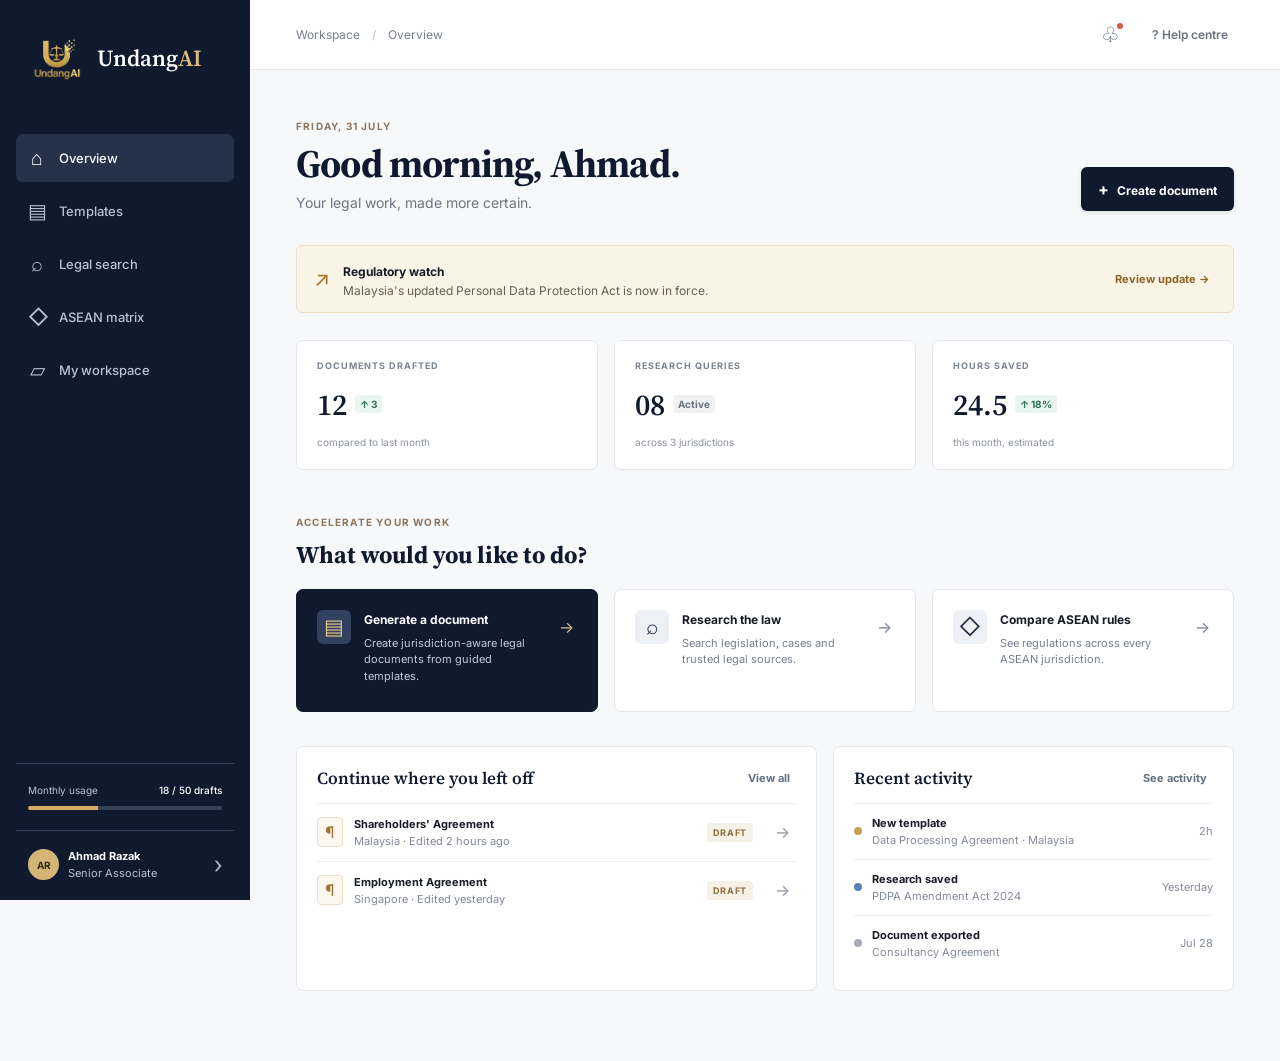
<file: index.html>
<!doctype html>
<html lang="en">
<head>
  <meta charset="UTF-8" />
  <meta name="viewport" content="width=device-width, initial-scale=1.0" />
  <meta name="description" content="UndangAI — legal templates and intelligent source search for ASEAN professionals." />
  <title>UndangAI — Legal intelligence, ready to act</title>
  <link rel="preconnect" href="https://fonts.googleapis.com"><link rel="preconnect" href="https://fonts.gstatic.com" crossorigin>
  <link href="https://fonts.googleapis.com/css2?family=DM+Mono:wght@400;500&family=Inter:wght@400;500;600;700&family=Source+Serif+4:opsz,wght@8..60,500;8..60,600;8..60,700&display=swap" rel="stylesheet">
  <link rel="stylesheet" href="styles.css" />
  <link rel="stylesheet" href="source-records.css" />
</head>
<body>
  <div class="app-shell">
    <aside class="sidebar">
      <a class="brand" href="#home" data-page="home"><img src="assets/logo.png" alt="UndangAI Logo" class="brand-logo"><span>Undang<span>AI</span></span></a>
      <nav class="nav" aria-label="Primary navigation">
        <button class="nav-link active" data-page="home"><i>⌂</i> Overview</button>
        <button class="nav-link" data-page="templates"><i>▤</i> Templates</button>
        <button class="nav-link" data-page="search"><i>⌕</i> Legal search</button>
        <button class="nav-link" data-page="matrix"><i>◇</i> ASEAN matrix</button>
        <button class="nav-link" data-page="workspace"><i>▱</i> My workspace</button>
      </nav>
      <div class="sidebar-bottom">
        <div class="usage"><div><span>Monthly usage</span><b>18 / 50 drafts</b></div><div class="meter"><span></span></div></div>
        <button class="profile-mini" data-page="profile"><span class="avatar">AR</span><span><b>Ahmad Razak</b><small>Senior Associate</small></span><i>›</i></button>
      </div>
    </aside>

    <main>
      <header class="topbar"><button id="menuToggle" class="icon-button mobile-only" aria-label="Open menu">☰</button><div class="crumb" id="crumb">Workspace <span>/</span> Overview</div><div class="top-actions"><button id="notificationButton" class="icon-button notification" aria-label="Notifications">♧<em></em></button><button class="help-button">? <span>Help centre</span></button></div></header>

      <section id="home" class="page active">
        <div class="welcome-row"><div><p class="eyebrow">FRIDAY, 31 JULY</p><h1>Good morning, Ahmad.</h1><p class="subtle">Your legal work, made more certain.</p></div><button class="primary" data-page="templates"><span>+</span> Create document</button></div>
        <div class="alert"><span class="alert-icon">↗</span><div><b>Regulatory watch</b><p>Malaysia's updated Personal Data Protection Act is now in force.</p></div><button data-page="search">Review update <span>→</span></button></div>
        <div class="metrics">
          <article><p>DOCUMENTS DRAFTED</p><div><strong>12</strong><span class="up">↑ 3</span></div><small>compared to last month</small></article>
          <article><p>RESEARCH QUERIES</p><div><strong>08</strong><span class="neutral">Active</span></div><small>across 3 jurisdictions</small></article>
          <article><p>HOURS SAVED</p><div><strong>24.5</strong><span class="up">↑ 18%</span></div><small>this month, estimated</small></article>
        </div>
        <div class="section-heading"><div><p class="eyebrow">ACCELERATE YOUR WORK</p><h2>What would you like to do?</h2></div></div>
        <div class="action-grid">
          <button class="action-card featured" data-page="templates"><span class="card-icon">▤</span><span><b>Generate a document</b><small>Create jurisdiction-aware legal documents from guided templates.</small></span><i>→</i></button>
          <button class="action-card" data-page="search"><span class="card-icon">⌕</span><span><b>Research the law</b><small>Search legislation, cases and trusted legal sources.</small></span><i>→</i></button>
          <button class="action-card" data-page="matrix"><span class="card-icon">◇</span><span><b>Compare ASEAN rules</b><small>See regulations across every ASEAN jurisdiction.</small></span><i>→</i></button>
        </div>
        <div class="two-col"><section class="panel"><div class="panel-title"><h3>Continue where you left off</h3><button data-page="workspace">View all</button></div><div class="document-row"><span class="doc-icon">¶</span><div><b>Shareholders' Agreement</b><small>Malaysia · Edited 2 hours ago</small></div><span class="draft">DRAFT</span><button class="row-arrow">→</button></div><div class="document-row"><span class="doc-icon">¶</span><div><b>Employment Agreement</b><small>Singapore · Edited yesterday</small></div><span class="draft">DRAFT</span><button class="row-arrow">→</button></div></section><section class="panel activity"><div class="panel-title"><h3>Recent activity</h3><button>See activity</button></div><div class="activity-row"><span class="activity-dot gold"></span><p><b>New template</b><small>Data Processing Agreement · Malaysia</small></p><time>2h</time></div><div class="activity-row"><span class="activity-dot blue"></span><p><b>Research saved</b><small>PDPA Amendment Act 2024</small></p><time>Yesterday</time></div><div class="activity-row"><span class="activity-dot grey"></span><p><b>Document exported</b><small>Consultancy Agreement</small></p><time>Jul 28</time></div></section></div>
      </section>

      <section id="templates" class="page">
        <div class="page-intro"><div><p class="eyebrow">SMART DOCUMENTS</p><h1>Start with the right foundation.</h1><p class="subtle">Guided templates that adapt to the law where you work.</p></div><button class="outline" id="savedTemplates">♡ Saved templates</button></div>
        <div class="template-controls"><label class="search-field">⌕ <input id="templateSearch" placeholder="Search templates, e.g. employment agreement" /></label><select id="jurisdictionFilter"><option value="all">All jurisdictions</option><option>Malaysia</option><option>Singapore</option><option>Indonesia</option><option>Thailand</option></select></div>
        <div class="category-pills"><button class="pill active">All templates</button><button class="pill">Litigation</button><button class="pill">Agreements</button><button class="pill">Corporate</button><button class="pill">Property</button><button class="pill">Employment</button><button class="pill">Banking & Finance</button><button class="pill">Family Law</button><button class="pill">Wills & Estates</button><button class="pill">Intellectual Property</button><button class="pill">Dispute Resolution</button><button class="pill">Compliance</button></div>
        <div id="templateGrid" class="template-grid"></div>
      </section>

      <section id="search" class="page">
        <div class="search-hero"><p class="eyebrow">INTELLIGENT LEGAL RESEARCH</p><h1>Find the law. Verify the source.</h1><p>Search across curated legislation, cases, regulatory guidance and trusted legal commentary.</p><form id="legalSearchForm" class="large-search"><span>⌕</span><input id="legalSearchInput" aria-label="Search legal sources"/><button class="primary">Search</button></form><div class="document-upload-search">
          <div>
            <h3>Upload a legal document</h3>
            <p>Upload an agreement, contract, judgment or PDF to find related Acts, cases and regulations.</p>
          </div>

          <label class="primary upload-btn">
            Upload document
            <input 
              id="legalDocumentUpload"
              type="file"
              accept=".pdf,.doc,.docx,.txt"
              hidden
            />
          </label>
        </div>

        <div id="documentAnalysisResult"></div><div class="quick-searches"><span>Popular:</span><button>Employment Act</button><button>PDPA</button><button>Company incorporation</button></div></div>
        <div id="searchResults" class="results-layout"><aside class="filters"><b>FILTER RESULTS</b><hr><label>Jurisdiction</label><button class="filter-choice selected">Malaysia <span>46</span></button><button class="filter-choice">Singapore <span>38</span></button><button class="filter-choice">Indonesia <span>22</span></button><hr><label>Source type</label><button class="filter-choice">Legislation <span>31</span></button><button class="filter-choice">Case law <span>18</span></button><button class="filter-choice">Guidance <span>15</span></button></aside><div class="results"><div class="results-head"><p><b>46 results</b> for “data protection obligations”</p><select><option>Most relevant</option><option>Newest first</option></select></div><div id="resultList"></div></div></div>
      </section>

      <section id="matrix" class="page"><div class="page-intro"><div><p class="eyebrow">ASEAN LEGAL MATRIX</p><h1>Compare rules across borders.</h1><p class="subtle">A practical view of key legal requirements across Southeast Asia.</p></div></div><div class="matrix-toolbar"><label class="search-field">⌕ <input placeholder="Search a legal topic" /></label><select><option>Data & privacy</option><option>Employment</option><option>Corporate</option></select></div><div class="matrix-wrap"><table><thead><tr><th>DATA & PRIVACY</th><th>Malaysia</th><th>Singapore</th><th>Indonesia</th><th>Thailand</th></tr></thead><tbody><tr><td><b>Primary legislation</b></td><td>PDPA 2010</td><td>PDPA 2012</td><td>Personal Data Protection Law</td><td>PDPA B.E. 2562</td></tr><tr><td><b>Data protection authority</b></td><td>JPDP</td><td>PDPC</td><td>Ministry of Communication</td><td>PDPC</td></tr><tr><td><b>Cross-border transfers</b></td><td><span class="tag caution">Conditional</span></td><td><span class="tag positive">Permitted</span></td><td><span class="tag caution">Conditional</span></td><td><span class="tag caution">Conditional</span></td></tr><tr><td><b>Maximum financial penalty</b></td><td>RM 1m</td><td>SGD 1m / 10% turnover</td><td>2% annual revenue</td><td>THB 5m</td></tr></tbody></table></div><div class="matrix-source-bar"><div><b>Cross-border transfer source record</b><small>Local demo database · reviewed 24 July 2026</small></div><button class="source-link" id="matrixSources">Open source record ↗</button></div><p class="matrix-note">Demo only: this matrix and its linked source record are fictional local data, not legal advice or an official source.</p></section>

      <section id="workspace" class="page"><div class="page-intro"><div><p class="eyebrow">MY WORKSPACE</p><h1>Your documents and research.</h1><p class="subtle">Keep every matter organised and ready to return to.</p></div><button class="primary" data-page="templates">+ Create document</button></div><div class="workspace-tabs"><button class="active">Documents <span id="documentCount">12</span></button><button>Saved research <span>8</span></button></div><div id="workspaceList" class="workspace-list"></div></section>

      <section id="profile" class="page"><div class="page-intro"><div><p class="eyebrow">FIRM ADMINISTRATION</p><h1>Profile, firm & intelligence settings.</h1><p class="subtle">Control your team, jurisdictions, data and legal-work alerts in one place.</p></div><button class="outline" id="exportSettings">Export settings</button></div><div class="profile-layout"><nav class="settings-nav" id="settingsNav"><button class="active" data-settings="personal">Personal details</button><button data-settings="firm">Firm & team</button><button data-settings="crossborder">Cross-border practice</button><button data-settings="notifications">Notifications</button><button data-settings="intelligence">AI & knowledge</button><button data-settings="data">Data & security</button><button data-settings="billing">Billing & plan</button></nav><form id="profileForm" class="profile-card settings-pane active" data-pane="personal"><div class="profile-header"><span class="large-avatar">AR</span><div><h2>Ahmad Razak</h2><p>ahmad.razak@razakpartners.com</p></div><button type="button" class="outline">Change photo</button></div><hr><h3>Personal details</h3><div class="form-grid"><label>First name<input value="Ahmad" /></label><label>Last name<input value="Razak" /></label><label>Email address<input value="ahmad.razak@razakpartners.com" /></label><label>Role<input value="Senior Associate" /></label><label>Bar registration<input value="Malaysian Bar #12345" /></label><label>Default jurisdiction<select><option>Malaysia</option><option>Singapore</option></select></label></div><div class="form-actions"><button type="button" class="text-button">Cancel</button><button class="primary">Save changes</button></div></form>
      <form class="profile-card settings-pane" data-pane="firm"><h3>Firm & team</h3><p class="settings-copy">These details appear on generated documents and define your internal workspace.</p><div class="form-grid"><label>Firm name<input value="Razak & Partners" /></label><label>Firm registration<input value="LLP0012345-LGN" /></label><label>Primary office<select><option>Kuala Lumpur, Malaysia</option><option>Singapore</option></select></label><label>Document footer<input value="Razak & Partners · Advocates & Solicitors" /></label><label>Practice areas<input value="Corporate, Technology, Employment" /></label><label>Team workspace<select><option>Corporate team · 14 members</option></select></label></div><div class="team-callout"><span>♙</span><div><b>Invite and manage team members</b><p>Set member roles, matter access and approved jurisdictions.</p></div><button class="outline" type="button" id="inviteTeam">Invite member</button></div><div class="form-actions"><button class="primary">Save firm details</button></div></form>
      <form class="profile-card settings-pane" data-pane="crossborder"><h3>Cross-border practice</h3><p class="settings-copy">Choose where your firm practises. UndangAI will tailor templates, research and legal notices to these jurisdictions.</p><div class="jurisdiction-grid"><label class="check-card"><input type="checkbox" checked><span><b>Malaysia</b><small>Primary jurisdiction</small></span></label><label class="check-card"><input type="checkbox" checked><span><b>Singapore</b><small>Active jurisdiction</small></span></label><label class="check-card"><input type="checkbox"><span><b>Indonesia</b><small>Enable research & templates</small></span></label><label class="check-card"><input type="checkbox"><span><b>Thailand</b><small>Enable research & templates</small></span></label><label class="check-card"><input type="checkbox"><span><b>Vietnam</b><small>Enable research & templates</small></span></label><label class="check-card"><input type="checkbox"><span><b>Philippines</b><small>Enable research & templates</small></span></label></div><hr><h3>Cross-border safeguards</h3><label class="switch-row"><span><b>Show jurisdiction conflicts</b><small>Flag clauses that may not apply across selected countries.</small></span><input type="checkbox" checked></label><label class="switch-row"><span><b>Require local-law review</b><small>Add a review warning before exporting cross-border documents.</small></span><input type="checkbox" checked></label><label class="switch-row"><span><b>Use cross-border transfer checklist</b><small>Include data-transfer requirements in relevant documents.</small></span><input type="checkbox" checked></label><div class="form-actions"><button class="primary">Save cross-border settings</button></div></form>
      <form class="profile-card settings-pane" data-pane="notifications"><h3>Notifications</h3><p class="settings-copy">Get the legal developments that matter without losing focus.</p><label class="switch-row"><span><b>Regulatory changes</b><small>Important legislation, gazette and regulator updates in your jurisdictions.</small></span><input type="checkbox" checked></label><label class="switch-row"><span><b>Case law alerts</b><small>New decisions matching your saved research and practice areas.</small></span><input type="checkbox" checked></label><label class="switch-row"><span><b>Document reminders</b><small>Draft expiry, review dates and team activity.</small></span><input type="checkbox" checked></label><label class="switch-row"><span><b>Weekly intelligence briefing</b><small>A concise Friday email on the jurisdictions you follow.</small></span><input type="checkbox"></label><hr><div class="form-grid"><label>Delivery channel<select><option>In-app and email</option><option>In-app only</option><option>Email only</option></select></label><label>Alert threshold<select><option>Material changes only</option><option>All updates</option><option>Weekly digest only</option></select></label></div><div class="form-actions"><button class="primary">Save notification settings</button></div></form>
      <form class="profile-card settings-pane" data-pane="intelligence"><h3>AI & knowledge controls</h3><p class="settings-copy">Define the sources and rules your legal intelligence system can use.</p><div class="form-grid"><label>Knowledge mode<select><option>Verified firm database + trusted sources</option><option>Firm database only</option></select></label><label>Response citation style<select><option>Always cite sources</option><option>Cite on request</option></select></label><label>Agent approval mode<select><option>Human review before export</option><option>Draft automatically</option></select></label><label>Search freshness<select><option>Check source updates daily</option><option>Check source updates weekly</option></select></label></div><hr><label class="switch-row"><span><b>Use client matter documents for retrieval</b><small>Only for users permitted to access that client matter.</small></span><input type="checkbox" checked></label><label class="switch-row"><span><b>Allow AI to recommend related laws</b><small>Recommendations remain citations-first and require lawyer review.</small></span><input type="checkbox" checked></label><label class="switch-row"><span><b>Send anonymised quality feedback</b><small>Never includes client names, document contents or source files.</small></span><input type="checkbox"></label><div class="form-actions"><button class="primary">Save intelligence settings</button></div></form>
      <form class="profile-card settings-pane" data-pane="data"><h3>Data & security</h3><p class="settings-copy">Keep firm and client data separated, protected and retained according to your policy.</p><div class="form-grid"><label>Firm database location<select><option>Local secure database — Malaysia</option><option>Private client environment</option></select></label><label>Client data model<select><option>Separate database per client</option><option>Shared database with matter permissions</option></select></label><label>Document retention<select><option>7 years</option><option>5 years</option><option>Custom policy</option></select></label><label>Vector index encryption<select><option>Enabled (AES-256 at rest)</option></select></label></div><hr><label class="switch-row"><span><b>Enforce matter-level access control</b><small>Retrieval only searches documents the active user may access.</small></span><input type="checkbox" checked></label><label class="switch-row"><span><b>Keep client data out of model training</b><small>Client documents are never used to train external models.</small></span><input type="checkbox" checked></label><label class="switch-row"><span><b>Require multi-factor authentication</b><small>Require MFA for all firm members.</small></span><input type="checkbox" checked></label><div class="form-actions"><button class="primary">Save data & security settings</button></div></form>
      <section class="profile-card settings-pane" data-pane="billing"><h3>Billing & plan</h3><p class="settings-copy">Professional plan · 14 active users · Renews 30 August 2026</p><div class="billing-stat"><b>18 / 50</b><span>documents generated this month</span><button class="outline">Manage plan</button></div></section></div></section>
    </main>
  </div>
  <div id="templateModal" class="modal" aria-hidden="true"><div class="modal-card"><button class="modal-close" aria-label="Close">×</button><p class="eyebrow" id="modalEyebrow">CREATE DOCUMENT</p><h2 id="modalTitle">Shareholders' Agreement</h2><p id="modalDesc"></p><label>Jurisdiction<select id="modalJurisdiction"><option>Malaysia</option><option>Singapore</option><option>Indonesia</option><option>Thailand</option></select></label><label>Document name<input id="docName" value="Shareholders' Agreement" /></label><label id="templateDescLabel" class="hide">Template summary<textarea id="templateDescription"></textarea></label><div class="modal-actions"><button class="outline modal-cancel">Cancel</button><button id="generateDocument" class="primary">Generate document <span>→</span></button></div></div></div>
  <div id="documentModal" class="modal" aria-hidden="true"><div class="modal-card editor-card"><button class="modal-close" aria-label="Close">×</button><p class="eyebrow">DOCUMENT EDITOR · DRAFT</p><h2 id="editorTitle">Shareholders' Agreement</h2><div class="editor-toolbar"><button id="boldText"><b>B</b></button><button id="italicText"><i>I</i></button><span>Auto-saved just now</span><button id="downloadDocument" class="primary">⇩ Download .doc</button></div><textarea id="documentText" aria-label="Document content"></textarea><p class="editor-note">Generated from verified template guidance. Review for jurisdictional and client-specific accuracy before use.</p></div></div>
  <div id="sourceModal" class="modal" aria-hidden="true"><div class="modal-card editor-card"><button class="modal-close" aria-label="Close">×</button><p class="eyebrow" id="sourceLabel">VERIFIED SOURCE · DEMO VIEWER</p><h2 id="sourceTitle">Source title</h2><p id="sourceMeta"></p><div id="sourceContent" style="border-top:1px solid #e4e6eb;border-bottom:1px solid #e4e6eb;padding:20px 0;line-height:1.75;font-family:'Source Serif 4',serif;font-size:14px"></div><div class="modal-actions"><button class="outline modal-cancel">Close</button><button id="saveSource" class="primary">♡ Save to research</button></div></div></div>
  <div id="loginModal" class="modal" aria-hidden="true"><div class="modal-card login-card"><button class="modal-close" aria-label="Close">×</button><span class="brand-mark">§</span><h2>Welcome to UndangAI</h2><p>Sign in to save your legal work and continue across devices.</p><label>Email address<input type="email" placeholder="you@firm.com" /></label><label>Password<input type="password" placeholder="••••••••" /></label><button id="signIn" class="primary full">Sign in</button><small>By continuing, you agree to our Terms and Privacy Policy.</small></div></div>
  <div id="toast" class="toast" role="status"></div>
  <aside id="notificationPanel" aria-hidden="true" style="display:none;position:fixed;z-index:15;right:20px;top:79px;width:min(370px,calc(100vw - 40px));background:#fff;border:1px solid #e4e6eb;border-radius:9px;box-shadow:0 16px 45px #111c3033;padding:18px"><div class="panel-title"><div><p class="eyebrow">NOTIFICATIONS</p><h3>Legal intelligence</h3></div><button id="closeNotifications" class="row-arrow">×</button></div><div id="notificationList"></div><button id="markRead" class="text-button">Mark all as read</button></aside>
  <script src="app.js"></script>
  <!-- Primary-source records in this prototype are fictional local demo data. -->
</body>
</html>
</file>
<file: styles.css>
:root{--navy:#101a2f;--ink:#171b24;--muted:#6e7480;--line:#e4e6eb;--paper:#fff;--bg:#f7f8fa;--gold:#b78938;--pale-gold:#faf4e7;--blue:#315b92;--green:#2d7458;font-family:Inter,Arial,sans-serif;color:var(--ink)}*{box-sizing:border-box}body{margin:0;background:var(--bg)}button,input,select,textarea{font:inherit}button{cursor:pointer;border:0;background:none;color:inherit}.app-shell{min-height:100vh;display:grid;grid-template-columns:250px 1fr}.sidebar{background:var(--navy);color:#e8edf7;padding:28px 16px 20px;display:flex;flex-direction:column;position:fixed;width:250px;height:100vh}.brand{display:flex;align-items:center;gap:10px;color:#fff;text-decoration:none;font:600 23px 'Source Serif 4',serif;padding:0 11px;margin-bottom:46px}.brand>span:last-child span{color:#ddbd7b}.brand-mark{background:#c69a4b;color:#15213a;border-radius:7px;width:28px;height:31px;display:inline-grid;place-items:center;font:700 23px 'Source Serif 4'}.nav{display:grid;gap:5px}.nav-link{display:flex;text-align:left;align-items:center;gap:13px;padding:12px 12px;border-radius:7px;color:#b9c2d2;font-size:13px;font-weight:500}.nav-link i{font-style:normal;font-size:20px;width:18px;text-align:center}.nav-link.active,.nav-link:hover{background:#25324a;color:#fff}.sidebar-bottom{margin-top:auto}.usage{border-top:1px solid #334058;padding:20px 12px}.usage>div:first-child{display:flex;justify-content:space-between;color:#b9c2d2;font-size:10px}.usage b{color:white;font-weight:500}.meter{height:4px;border-radius:8px;background:#354259;margin-top:10px;overflow:hidden}.meter span{display:block;width:36%;height:100%;background:#d6ad64}.profile-mini{border-top:1px solid #334058;padding:18px 12px 0;display:flex;gap:9px;align-items:center;text-align:left;color:white;width:100%}.avatar,.large-avatar{display:grid;place-items:center;border-radius:50%;background:#d4b477;color:#392a10;font-weight:700}.avatar{width:31px;height:31px;font-size:10px}.profile-mini b,.profile-mini small{display:block;font-size:11px}.profile-mini small{color:#b9c2d2;margin-top:3px}.profile-mini i{font-size:24px;margin-left:auto;color:#a9b3c7;font-style:normal}main{grid-column:2;min-width:0}.topbar{height:70px;border-bottom:1px solid var(--line);background:#fff;display:flex;align-items:center;justify-content:space-between;padding:0 46px;position:sticky;top:0;z-index:5}.crumb{font-size:12px;color:#777f8c}.crumb span{color:#bdc1c8;margin:0 9px}.top-actions{display:flex;align-items:center;gap:20px}.icon-button{position:relative;font-size:21px;color:#5c6573}.notification em{position:absolute;width:6px;height:6px;border-radius:50%;background:#d35b45;top:2px;right:3px}.help-button{font-size:12px;color:#6a7280;font-weight:600}.help-button:first-letter{border:1px solid #aeb5c0;border-radius:50%;padding:0 4px;margin-right:5px}.page{display:none;max-width:1190px;margin:auto;padding:50px 46px 70px}.page.active{display:block}h1,h2,h3,p{margin:0}h1,h2{font-family:'Source Serif 4',serif;color:var(--navy)}h1{font-size:39px;line-height:1.12;letter-spacing:-.8px}.subtle{color:var(--muted);font-size:14px;margin-top:8px}.eyebrow{font-size:10px;color:#8b7660;letter-spacing:1.2px;font-weight:700;margin-bottom:10px}.welcome-row,.page-intro{display:flex;justify-content:space-between;gap:20px;align-items:flex-end}.primary{background:var(--navy);color:white;border-radius:6px;padding:12px 17px;font-size:12px;font-weight:700;box-shadow:0 2px 4px #0c16271a}.primary:hover{background:#263b62}.primary span{font-size:16px;margin-right:5px}.outline{border:1px solid #d4d9e0;border-radius:6px;padding:10px 14px;color:#364050;background:white;font-size:12px;font-weight:600}.alert{margin:34px 0 27px;background:var(--pale-gold);border:1px solid #eddfc5;padding:14px 17px;display:flex;align-items:center;gap:13px;border-radius:6px}.alert-icon{color:#a87528;font-size:21px}.alert b{font-size:12px}.alert p{font-size:12px;color:#655f54;margin-top:3px}.alert button{margin-left:auto;color:#8b6325;font-size:11px;font-weight:700}.metrics{display:grid;grid-template-columns:repeat(3,1fr);gap:16px}.metrics article,.panel,.template-card,.profile-card{background:white;border:1px solid var(--line);border-radius:7px}.metrics article{padding:19px 20px}.metrics p{font-weight:700;font-size:9px;letter-spacing:1px;color:#7c8490}.metrics div{display:flex;align-items:center;gap:8px;margin:13px 0 5px}.metrics strong{font:600 30px 'Source Serif 4',serif;color:var(--navy)}.metrics span{font-size:10px;font-weight:700;padding:3px 5px;border-radius:4px}.up{color:var(--green);background:#eaf5ef}.neutral{color:#6a7280;background:#f1f2f4}.metrics small{font-size:10px;color:#8b919a}.section-heading{margin:46px 0 18px}.section-heading h2{font-size:24px}.action-grid{display:grid;grid-template-columns:repeat(3,1fr);gap:16px}.action-card{padding:20px;text-align:left;background:#fff;border:1px solid var(--line);border-radius:7px;display:grid;grid-template-columns:37px 1fr 18px;gap:10px;align-items:flex-start;min-height:123px}.action-card:hover{border-color:#abb6c5;transform:translateY(-1px)}.action-card.featured{background:var(--navy);border-color:var(--navy);color:#fff}.card-icon{width:34px;height:34px;border-radius:6px;display:grid;place-items:center;background:#edf0f5;color:#1c2941;font-size:21px}.featured .card-icon{background:#31415f;color:#e8c987}.action-card b,.action-card small{display:block}.action-card b{font-size:12px;margin:2px 0 8px}.action-card small{font-size:11px;line-height:1.5;color:#767e8d}.featured small{color:#c4ccda}.action-card i{font-style:normal;color:#7a8391;margin-top:7px}.featured i{color:#d8bc83}.two-col{display:grid;grid-template-columns:1.3fr 1fr;gap:16px;margin-top:34px}.panel{padding:19px 20px}.panel-title{display:flex;justify-content:space-between;align-items:center;margin-bottom:13px}.panel-title h3{font:600 17px 'Source Serif 4',serif;color:var(--navy)}.panel-title button{color:#627083;font-size:11px;font-weight:700}.document-row{display:flex;align-items:center;gap:11px;padding:13px 0;border-top:1px solid #edf0f3}.doc-icon{color:#9b7537;border:1px solid #eadfc9;border-radius:4px;padding:4px 7px;background:#fcf8f0}.document-row b,.document-row small{display:block;font-size:11px}.document-row small{color:#818895;margin-top:3px}.draft,.completed{font-size:9px;font-weight:700;letter-spacing:.7px;padding:4px 6px;border-radius:3px;margin-left:auto}.draft{background:#f6f1e7;color:#91703e}.completed{background:#e9f5ef;color:#337b5f}.row-arrow{font-size:16px;color:#8e97a3;margin-left:5px}.activity-row{border-top:1px solid #edf0f3;padding:12px 0;display:flex;gap:10px;align-items:center}.activity-dot{width:8px;height:8px;border-radius:50%}.gold{background:#c99e55}.blue{background:#5881b5}.grey{background:#a5acb7}.activity-row p{display:grid;gap:3px;flex:1}.activity-row b,.activity-row small,.activity-row time{font-size:11px}.activity-row small,.activity-row time{color:#838b97}.page-intro{margin-bottom:31px}.template-controls,.matrix-toolbar{display:flex;gap:12px;margin-bottom:15px}.search-field{border:1px solid #d8dce2;border-radius:6px;background:#fff;display:flex;align-items:center;gap:9px;padding:0 12px;flex:1;color:#687384}.search-field input{width:100%;padding:12px 0;border:0;outline:0;font-size:12px}.template-controls select,.matrix-toolbar select,.results select{border:1px solid #d8dce2;border-radius:6px;background:white;padding:0 12px;color:#4d5868;font-size:12px}.category-pills{display:flex;gap:7px;flex-wrap:wrap;margin-bottom:26px}.pill{font-size:11px;padding:8px 12px;border:1px solid #dfe3e8;border-radius:20px;background:#fff;color:#68717e}.pill.active{border-color:var(--navy);background:var(--navy);color:#fff}.template-grid{display:grid;grid-template-columns:repeat(3,1fr);gap:15px}.template-card{padding:18px;text-align:left;transition:.15s}.template-card:hover{box-shadow:0 7px 18px #17213a10;border-color:#bcc5d2}.template-top{display:flex;justify-content:space-between;align-items:flex-start}.template-symbol{width:36px;height:38px;display:grid;place-items:center;border-radius:5px;background:#f5f1e9;color:#aa7d37;font-size:20px}.save-template{color:#9ba3af;font-size:19px}.template-card h3{font:600 17px 'Source Serif 4',serif;color:var(--navy);margin:17px 0 7px}.template-card p{font-size:11px;color:#727b88;line-height:1.55;min-height:35px}.template-meta{display:flex;gap:7px;margin-top:16px}.tag{font-size:9px;padding:4px 6px;border-radius:3px;background:#f0f2f5;color:#647080;font-weight:700}.tag.caution{background:#fbf1df;color:#9a722f}.tag.positive{background:#e9f5ef;color:#2c7356}.template-start{display:flex;justify-content:space-between;border-top:1px solid #eef0f3;margin-top:15px;padding-top:12px;color:#3b4c67;font-size:11px;font-weight:700}.template-edit{color:#7b8797;font-size:10px;margin-top:10px;text-decoration:underline}.search-hero{text-align:center;max-width:800px;margin:7px auto 38px}.search-hero h1{font-size:38px}.search-hero>p:not(.eyebrow){color:var(--muted);font-size:14px;margin:11px auto 24px;max-width:580px;line-height:1.6}.large-search{display:flex;padding:6px 7px 6px 17px;gap:10px;align-items:center;background:#fff;border:1px solid #c9ced6;border-radius:8px;box-shadow:0 5px 18px #1b283d0b}.large-search span{font-size:20px;color:#637083}.large-search input{border:0;outline:0;flex:1;font-size:13px}.large-search .primary{padding:11px 20px}.quick-searches{margin-top:12px;display:flex;justify-content:center;gap:9px;font-size:10px;color:#87909e}.quick-searches button{text-decoration:underline;color:#5d6e85}.results-layout{display:grid;grid-template-columns:200px 1fr;gap:30px}.filters{border-right:1px solid var(--line);padding-right:23px}.filters>b,.filters label{font-size:9px;font-weight:700;color:#737d8a;letter-spacing:.9px}.filters hr{border:0;border-top:1px solid var(--line);margin:16px 0}.filters label{display:block;margin-bottom:9px}.filter-choice{display:flex;justify-content:space-between;width:100%;text-align:left;padding:8px 8px;color:#626d7a;font-size:11px;border-radius:4px}.filter-choice.selected{background:#eaf0f8;color:#233e67;font-weight:700}.filter-choice span{color:#99a1ac}.results-head{display:flex;justify-content:space-between;align-items:center;border-bottom:1px solid var(--line);padding-bottom:14px}.results-head p{font-size:12px;color:#6e7682}.results-head b{color:#252e3b}.results-head select{padding:8px}.result{padding:21px 0;border-bottom:1px solid var(--line)}.result-meta{display:flex;gap:7px;font-size:9px;font-weight:700;color:#7a8490;letter-spacing:.5px;margin-bottom:8px}.source-pill{color:#87652e;background:#f8f0e1;padding:3px 5px;border-radius:3px}.result h3{font:600 20px 'Source Serif 4',serif;color:#1a355c;margin-bottom:7px}.result p{font-size:12px;color:#65707e;line-height:1.55}.result-footer{display:flex;align-items:center;justify-content:space-between;margin-top:12px}.result-footer small{font-size:10px;color:#8c949f}.source-link{font-size:11px;font-weight:700;color:#294d7c;text-decoration:none}.source-link:hover{text-decoration:underline}.matrix-wrap{overflow:auto;background:#fff;border:1px solid var(--line);border-radius:7px}.matrix-wrap table{border-collapse:collapse;width:100%;min-width:700px;font-size:12px}.matrix-wrap th{background:#17243d;color:#fff;padding:15px;text-align:left;font-size:10px;letter-spacing:.6px}.matrix-wrap td{padding:16px 15px;border-bottom:1px solid #eaedf1;color:#5c6673;vertical-align:top}.matrix-wrap td:first-child{color:#26344b;width:23%}.matrix-note{font-size:10px;color:#868e99;margin-top:12px}.matrix-note button{color:#405b82;font-weight:700}.workspace-tabs{display:flex;border-bottom:1px solid var(--line);gap:22px;margin-bottom:12px}.workspace-tabs button{padding:10px 1px;font-size:12px;color:#6e7783}.workspace-tabs button.active{border-bottom:2px solid #1a2b47;color:#1a2b47;font-weight:700}.workspace-tabs span{background:#ecedf0;padding:2px 5px;border-radius:8px;font-size:9px}.workspace-row{display:grid;grid-template-columns:2fr 1fr 1.2fr .6fr;align-items:center;padding:16px;border-bottom:1px solid #e9ebef;font-size:12px;color:#606a77}.workspace-row.header{font-size:9px;color:#858e9b;font-weight:700;letter-spacing:.7px;padding-top:9px}.workspace-row b{color:#26344b}.profile-layout{display:grid;grid-template-columns:200px 1fr;gap:25px}.settings-nav{display:grid;align-content:start;gap:4px}.settings-nav button{text-align:left;padding:11px 12px;border-radius:5px;font-size:12px;color:#697381}.settings-nav button.active{background:#e9eef6;color:#233e67;font-weight:700}.profile-card{padding:28px;max-width:760px}.settings-pane{display:none}.settings-pane.active{display:block}.profile-header{display:flex;align-items:center;gap:14px}.large-avatar{width:56px;height:56px;font-size:16px}.profile-header h2{font-size:22px}.profile-header p{font-size:12px;color:#717a87;margin-top:3px}.profile-header .outline{margin-left:auto}.profile-card hr{border:0;border-top:1px solid var(--line);margin:25px 0}.profile-card h3{font:600 19px 'Source Serif 4',serif;color:var(--navy);margin-bottom:7px}.settings-copy{font-size:12px;color:#707a87;line-height:1.55;margin-bottom:20px}.form-grid{display:grid;grid-template-columns:1fr 1fr;gap:16px}.form-grid label,.modal-card label,.login-card label{font-size:11px;font-weight:700;color:#535e6c;display:grid;gap:7px}.form-grid input,.form-grid select,.modal-card input,.modal-card select,.modal-card textarea{height:39px;border:1px solid #d6dbe2;border-radius:5px;padding:0 10px;color:#334052;background:#fff;font-size:12px}.modal-card textarea{height:74px;padding:9px;resize:vertical}.form-actions{display:flex;justify-content:flex-end;gap:10px;margin-top:26px}.text-button{font-size:12px;color:#627083;padding:10px}.team-callout{display:flex;gap:12px;align-items:center;background:#f4f7fa;border-radius:6px;margin-top:23px;padding:15px}.team-callout>span{font-size:21px;color:#385780}.team-callout div{flex:1}.team-callout b,.team-callout p{font-size:11px}.team-callout p{color:#778190;margin-top:3px}.jurisdiction-grid{display:grid;grid-template-columns:1fr 1fr;gap:10px}.check-card{display:flex;gap:10px;border:1px solid #dde1e7;padding:12px;border-radius:6px;align-items:center}.check-card input{accent-color:#243d65}.check-card b,.check-card small{display:block;font-size:11px}.check-card small{color:#7d8794;margin-top:3px}.switch-row{display:flex;justify-content:space-between;gap:20px;padding:13px 0;border-bottom:1px solid #edf0f3;align-items:center}.switch-row span{display:grid;gap:3px}.switch-row b{font-size:12px}.switch-row small{font-size:10px;color:#7a8490}.switch-row input{appearance:none;width:34px;height:19px;border-radius:12px;background:#cfd5de;position:relative;flex:none;transition:.2s}.switch-row input:after{content:"";position:absolute;width:15px;height:15px;left:2px;top:2px;border-radius:50%;background:#fff;transition:.2s}.switch-row input:checked{background:#345a90}.switch-row input:checked:after{left:17px}.billing-stat{display:flex;align-items:center;gap:12px;border-top:1px solid var(--line);border-bottom:1px solid var(--line);padding:18px 0;margin-top:22px}.billing-stat b{font:600 26px 'Source Serif 4',serif;color:var(--navy)}.billing-stat span{font-size:11px;color:#737d89;flex:1}.modal{display:none;position:fixed;z-index:20;inset:0;background:#101a2f8a;align-items:center;justify-content:center;padding:20px}.modal.open{display:flex}.modal-card{position:relative;background:#fff;border-radius:9px;padding:30px;width:min(465px,100%);box-shadow:0 20px 60px #07142655}.modal-close{position:absolute;right:14px;top:10px;color:#687383;font-size:28px}.modal-card h2{font-size:27px;margin-bottom:8px}.modal-card>p:not(.eyebrow){color:#6c7582;font-size:12px;line-height:1.55;margin-bottom:20px}.modal-card label{margin:14px 0}.modal-actions{display:flex;justify-content:flex-end;gap:10px;margin-top:23px}.hide{display:none!important}.editor-card{width:min(840px,100%)}.editor-toolbar{display:flex;align-items:center;gap:8px;border-top:1px solid var(--line);border-bottom:1px solid var(--line);padding:10px 0;margin:20px 0 12px}.editor-toolbar>button:not(.primary){border:1px solid #dfe3e8;border-radius:4px;width:29px;height:27px}.editor-toolbar span{font-size:10px;color:#87909b;flex:1}.editor-toolbar .primary{padding:9px 11px}.editor-card textarea{width:100%;height:310px;border:1px solid #dce0e6;border-radius:5px;padding:16px;font:14px/1.75 'Source Serif 4',serif;resize:vertical}.editor-note{margin-top:9px!important;font-size:10px!important;color:#84909e!important}.login-card{text-align:center;max-width:395px}.login-card .brand-mark{margin:auto}.login-card h2{margin-top:17px}.login-card label{text-align:left}.full{width:100%;margin-top:7px}.login-card small{display:block;color:#8a929e;font-size:10px;line-height:1.5;margin-top:16px}.toast{position:fixed;z-index:30;bottom:25px;right:25px;background:#13213a;color:#fff;padding:13px 17px;border-radius:6px;font-size:12px;box-shadow:0 6px 22px #101a2f33;transform:translateY(80px);opacity:0;transition:.25s}.toast.show{transform:translateY(0);opacity:1}.mobile-only{display:none}@media(max-width:850px){.app-shell{display:block}.sidebar{transform:translateX(-100%);transition:.2s;z-index:12}.sidebar.open{transform:none}.mobile-only{display:block}.topbar{padding:0 20px}.page{padding:35px 20px}.metrics,.action-grid,.template-grid{grid-template-columns:1fr 1fr}.two-col,.profile-layout{grid-template-columns:1fr}.results-layout{grid-template-columns:1fr}.filters{display:none}.search-hero h1,h1{font-size:32px}.workspace-row{grid-template-columns:1.8fr .8fr 1fr}.workspace-row span:last-child{display:none}}@media(max-width:560px){.metrics,.action-grid,.template-grid,.form-grid,.jurisdiction-grid{grid-template-columns:1fr}.topbar .help-button span{display:none}.welcome-row,.page-intro,.alert{align-items:flex-start;flex-direction:column}.alert button{margin-left:35px}.two-col{margin-top:16px}.template-controls,.matrix-toolbar{flex-direction:column}.template-controls select,.matrix-toolbar select{height:40px}.workspace-row{grid-template-columns:1fr 1fr}.workspace-row span:nth-child(3){display:none}.workspace-row.header span:nth-child(3){display:none}.profile-card{padding:20px}.profile-header{flex-wrap:wrap}.profile-header .outline{margin-left:0}.results-head{gap:10px}.large-search{padding-left:10px}.quick-searches{flex-wrap:wrap}.crumb{display:none}.team-callout{align-items:flex-start;flex-wrap:wrap}.editor-toolbar{flex-wrap:wrap}.editor-toolbar span{min-width:100px}}
.brand-logo {
    width: 60px;
    height: 60px;
    object-fit: contain;
    flex-shrink: 0;
}
.document-upload-search{
  margin-top:24px;
  padding:20px;
  display:flex;
  justify-content:space-between;
  align-items:center;
  gap:20px;
  background:#fff;
  border:1px dashed #c6c6cd;
  border-radius:12px;
}

.document-upload-search h3{
  margin:0 0 6px;
}

.document-upload-search p{
  margin:0;
  color:#666;
}

.upload-btn{
  cursor:pointer;
}

.analysis-card{
  margin-top:20px;
  padding:20px;
  background:#f7f9fb;
  border-radius:12px;
  border:1px solid #e4e6eb;
}

.analysis-card ul{
  padding-left:20px;
}
</file>
<file: source-records.css>
.matrix-source-bar {
  display: flex;
  justify-content: space-between;
  align-items: center;
  gap: 18px;
  background: #f8fafc;
  border: 1px solid var(--line);
  border-top: 0;
  border-radius: 0 0 7px 7px;
  padding: 13px 15px;
}
.matrix-source-bar b, .matrix-source-bar small { display: block; }
.matrix-source-bar b { color: #26344b; font-size: 11px; }
.matrix-source-bar small { color: #7b8490; font-size: 10px; margin-top: 3px; }
@media (max-width: 560px) {
  .matrix-source-bar { align-items: flex-start; flex-direction: column; gap: 8px; }
}

.case-matcher {
  margin-top: 42px;
  padding: 25px;
  background: #fff;
  border: 1px solid var(--line);
  border-radius: 8px;
}
.case-matcher-head { display: flex; justify-content: space-between; gap: 20px; }
.case-matcher h2 { font: 600 24px 'Source Serif 4', serif; color: var(--navy); }
.case-matcher-head > div > p:last-child { margin-top: 8px; color: var(--muted); font-size: 12px; line-height: 1.55; max-width: 630px; }
.matcher-badge { align-self: flex-start; padding: 5px 7px; color: #7c5921; background: #fbf1df; border-radius: 3px; font-size: 9px; font-weight: 700; letter-spacing: .6px; white-space: nowrap; }
.matcher-input { display: grid; grid-template-columns: 1fr auto; gap: 10px; margin-top: 20px; }
.matcher-input textarea { min-height: 68px; resize: vertical; padding: 12px; border: 1px solid #d6dbe2; border-radius: 6px; color: #334052; font: 12px/1.5 Inter, Arial, sans-serif; }
.matcher-input .primary { align-self: end; padding: 12px 15px; }
.matcher-examples { display: flex; flex-wrap: wrap; align-items: center; gap: 9px; margin-top: 12px; color: #818a96; font-size: 10px; }
.matcher-examples button { color: #405b82; font-size: 10px; text-decoration: underline; }
.matcher-results { margin-top: 20px; border-top: 1px solid #e9ecf1; }
.section-match { display: grid; grid-template-columns: 66px 1fr auto; gap: 15px; align-items: start; padding: 18px 0; border-bottom: 1px solid #e9ecf1; }
.match-score { display: grid; place-items: center; width: 58px; height: 58px; border-radius: 50%; font: 600 16px 'Source Serif 4', serif; }
.match-score small { font: 700 7px Inter, Arial, sans-serif; text-transform: uppercase; letter-spacing: .3px; }
.match-score.strong { color: #276b50; background: #eaf5ef; border: 1px solid #cde5d7; }
.match-score.moderate { color: #896522; background: #faf1df; border: 1px solid #eddfc5; }
.section-match .result-meta { margin: 0 0 7px; }
.section-match h3 { margin: 0 0 5px; color: #1a355c; font: 600 18px 'Source Serif 4', serif; }
.section-match p:not(.result-meta) { color: #65707e; font-size: 11px; line-height: 1.5; }
.section-match small { display: block; margin-top: 8px; color: #8b939e; font-size: 9px; }
.section-match .source-link { margin-top: 8px; white-space: nowrap; }
.matcher-empty { padding: 18px 0; color: #65707e; font-size: 12px; }
.matcher-empty p { margin-top: 4px; }
.matcher-disclaimer { margin: 15px 0 0; color: #8b939e; font-size: 10px; line-height: 1.5; }
@media (max-width: 700px) {
  .case-matcher-head, .matcher-input { display: flex; flex-direction: column; }
  .matcher-input .primary { align-self: flex-start; }
  .section-match { grid-template-columns: 58px 1fr; }
  .section-match .source-link { grid-column: 2; margin-top: 0; }
}
</file>
